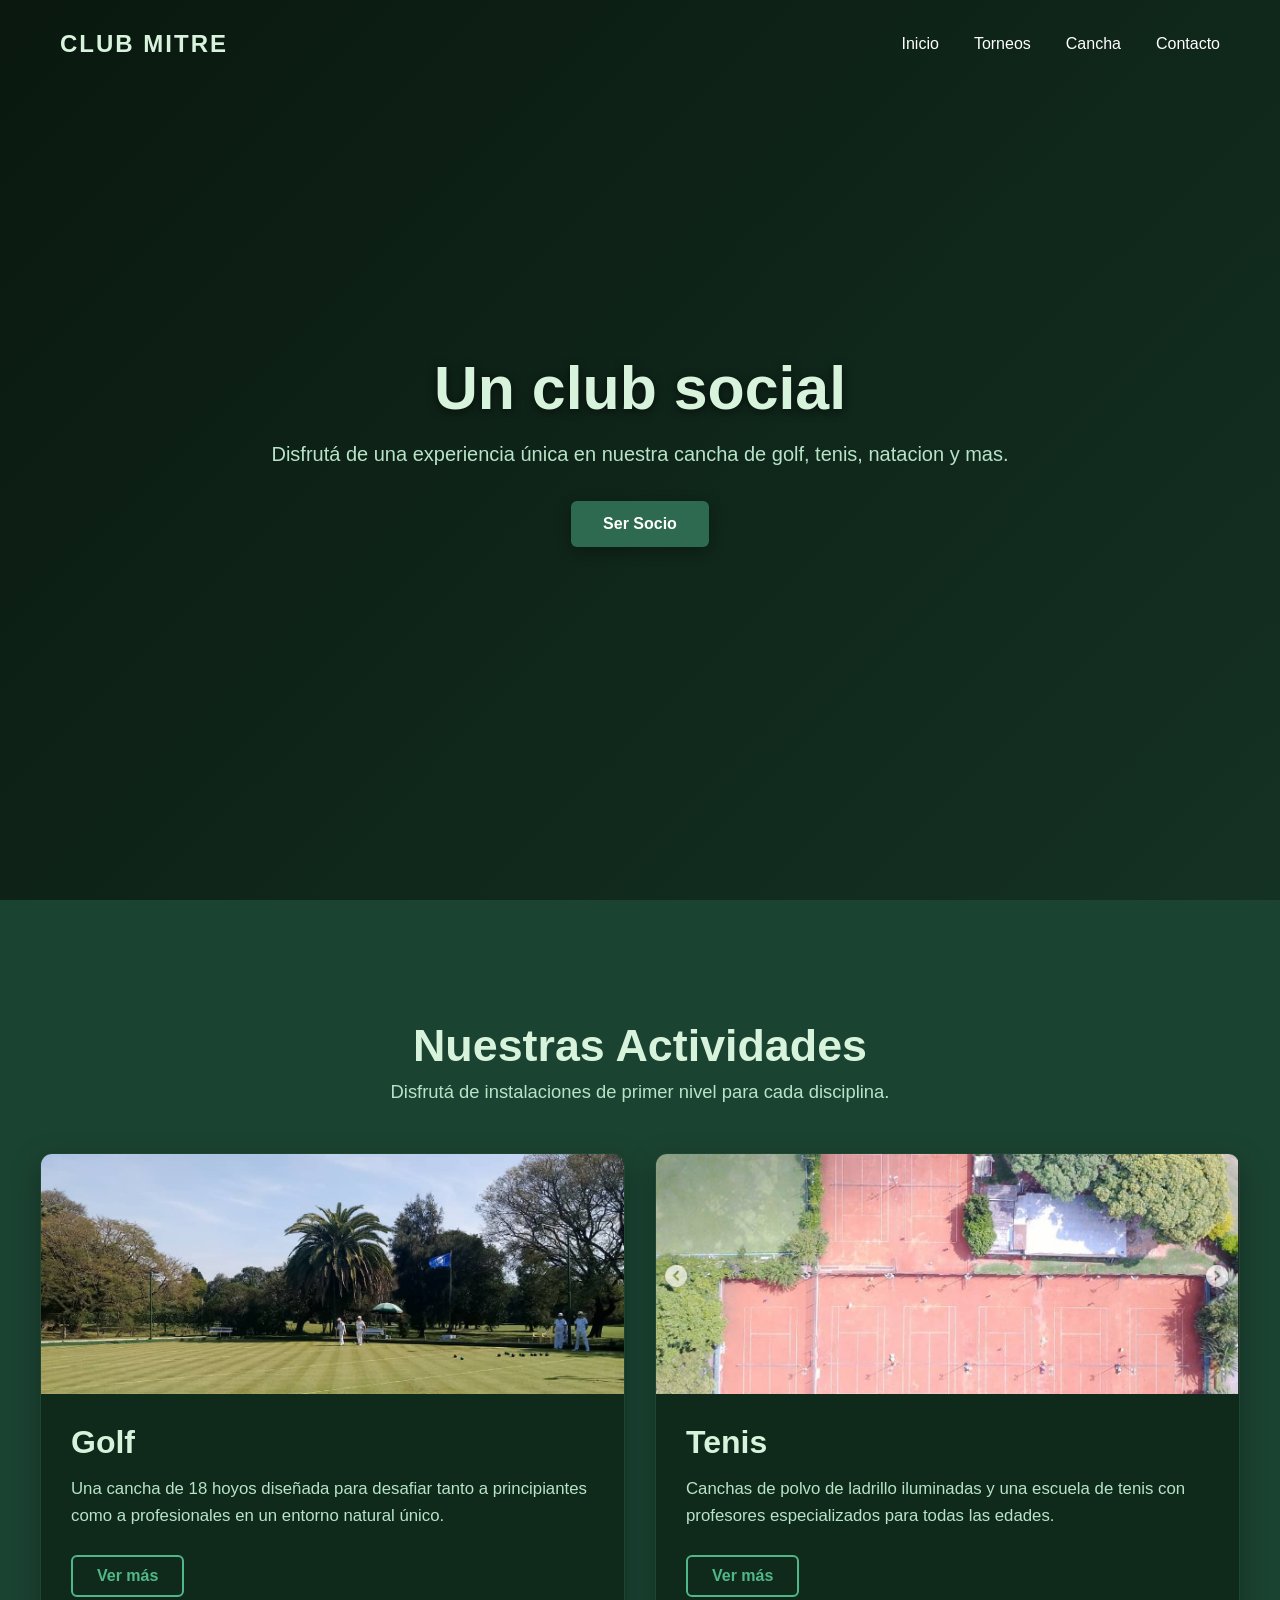
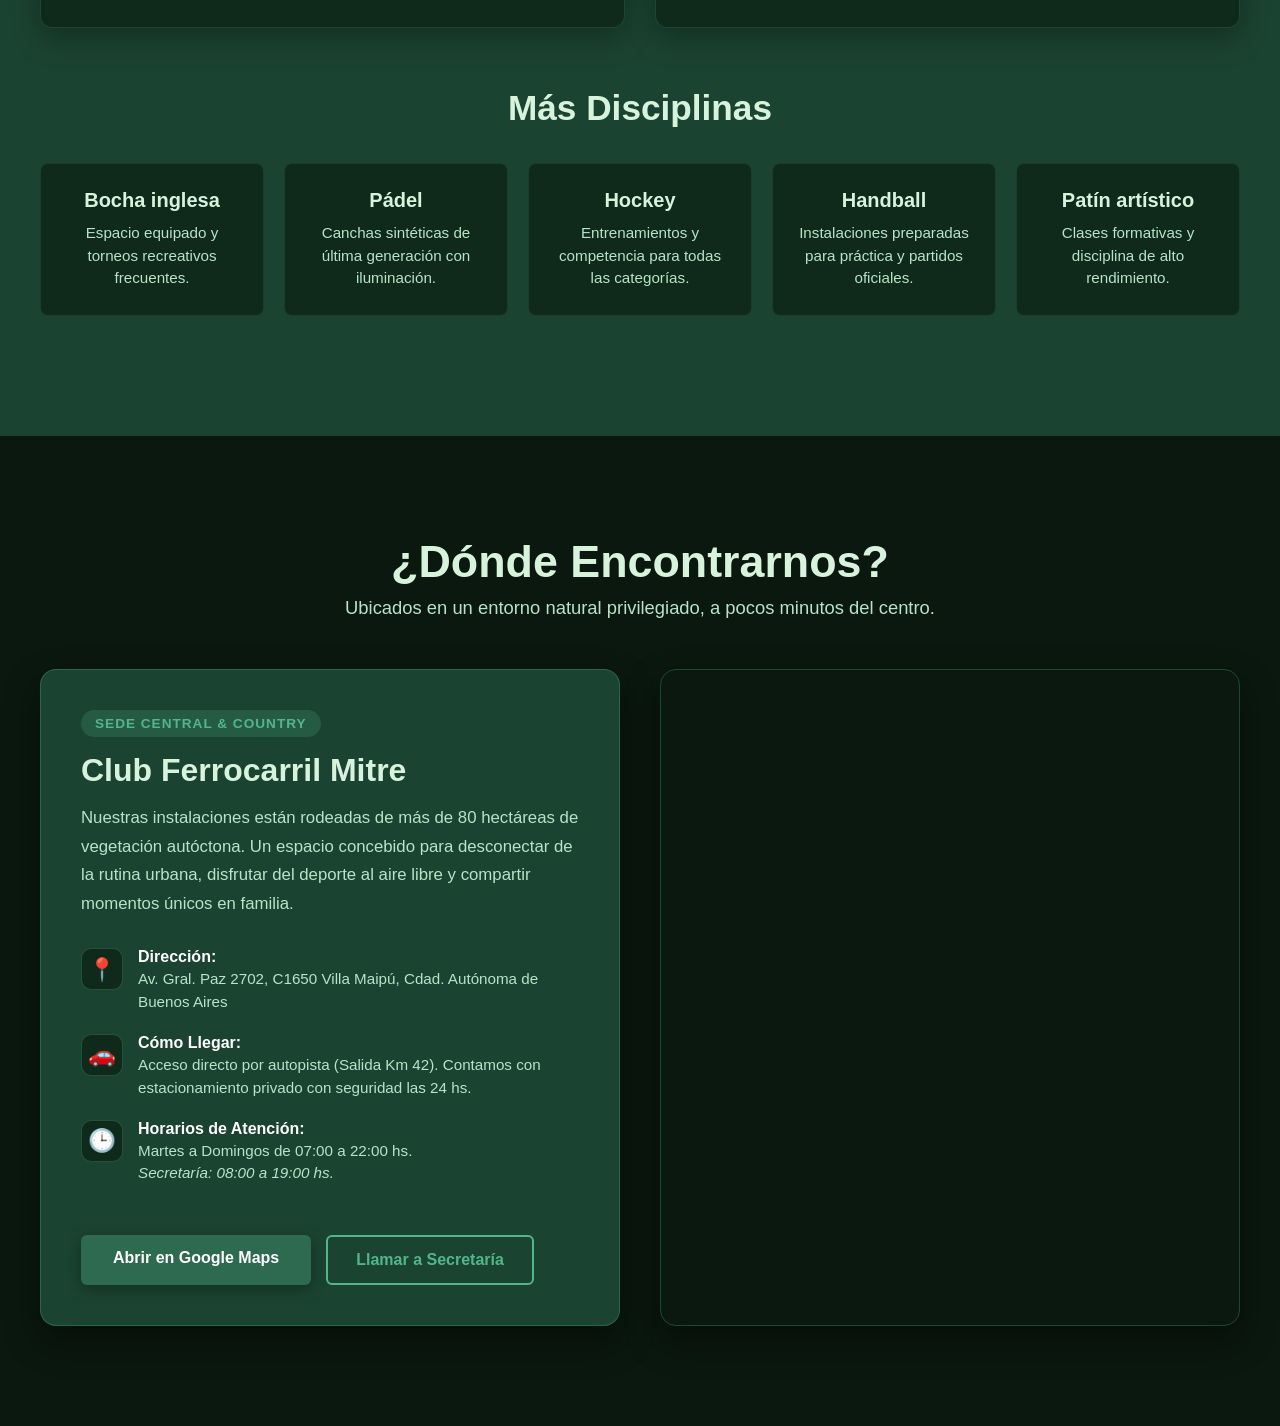
<file: index.html>
<!DOCTYPE html>
<html lang="es">

<head>
    <meta charset="UTF-8">
    <meta name="viewport" content="width=device-width, initial-scale=1.0">
    <title>Club Mitre | Golf & Country</title>
    <link rel="stylesheet" href="style.css">
</head>

<body>

    <header id="main-header" class="header">
        <div class="logo">Club Mitre</div>
        <nav class="nav">
            <a href="#inicio">Inicio</a>
            <a href="#cancha">Torneos</a>
            <a href="#golf">Cancha</a>
            <a href="#contacto">Contacto</a>
        </nav>
    </header>

    <section id="inicio" class="hero">
        <video autoplay muted loop playsinline class="bg-video">
            <source src="videounoCompreso.mp4" type="video/mp4">
            Tu navegador no soporta videos HTML5.
        </video>
        <div class="hero-overlay"></div>
        <div class="hero-content">
            <h1>Un club social</h1>
            <p>Disfrutá de una experiencia única en nuestra cancha de golf, tenis, natacion y mas.</p>
            <a href="#cancha" class="btn-primary">Ser Socio</a>
        </div>
    </section>

   <section id="cancha" class="content-section">
        <div class="container-activities">
            <div class="section-title">
                <h2>Nuestras Actividades</h2>
                <p>Disfrutá de instalaciones de primer nivel para cada disciplina.</p>
            </div>
            
             <div class="primary-activities">
                <div class="activity-card primary">
                    <img src="tenisimg.png" alt="Cancha de Golf Club Mitre">
                    <div class="activity-info">
                        <h3>Golf</h3>
                        <p>Una cancha de 18 hoyos diseñada para desafiar tanto a principiantes como a profesionales en un entorno natural único.</p>
                        <a href="golf.html" class="btn-secondary">Ver más</a>                    
                    </div>
                </div>

                <div class="activity-card primary">
                    <img src="golfimg.png" alt="Canchas de Tenis Club Mitre">
                    <div class="activity-info">
                        <h3>Tenis</h3>
                        <p>Canchas de polvo de ladrillo iluminadas y una escuela de tenis con profesores especializados para todas las edades.</p>
                        <a href="tenis.html" class="btn-secondary">Ver más</a>
                    </div>
                </div>
            </div>

             <h3 class="secondary-title">Más Disciplinas</h3>

             <div class="secondary-activities-grid">
                <div class="activity-card secondary">
                    <h4>Bocha inglesa</h4>
                    <p>Espacio equipado y torneos recreativos frecuentes.</p>
                </div>
                <div class="activity-card secondary">
                    <h4>Pádel</h4>
                    <p>Canchas sintéticas de última generación con iluminación.</p>
                </div>
                <div class="activity-card secondary">
                    <h4>Hockey</h4>
                    <p>Entrenamientos y competencia para todas las categorías.</p>
                </div>
                <div class="activity-card secondary">
                    <h4>Handball</h4>
                    <p>Instalaciones preparadas para práctica y partidos oficiales.</p>
                </div>
                <div class="activity-card secondary">
                    <h4>Patín artístico</h4>
                    <p>Clases formativas y disciplina de alto rendimiento.</p>
                </div>
            </div>
        </div>
        
    </section>

     <section id="contacto" class="location-section">
        <div class="location-container">
            
            <div class="location-header">
                <h2>¿Dónde Encontrarnos?</h2>
                <p>Ubicados en un entorno natural privilegiado, a pocos minutos del centro.</p>
            </div>

            <div class="location-grid">
                
                <div class="location-info">
                    <span class="location-badge">Sede Central & Country</span>
                    <h3>Club Ferrocarril Mitre</h3>
                    <p class="location-description">
                        Nuestras instalaciones están rodeadas de más de 80 hectáreas de vegetación autóctona. Un espacio concebido para desconectar de la rutina urbana, disfrutar del deporte al aire libre y compartir momentos únicos en familia.
                    </p>

                    <ul class="location-details-list">
                        <li>
                            <div class="detail-icon">📍</div>
                            <div>
                                <strong>Dirección:</strong>
                                <p>Av. Gral. Paz 2702, C1650 Villa Maipú, Cdad. Autónoma de Buenos Aires</p>
                            </div>
                        </li>
                        <li>
                            <div class="detail-icon">🚗</div>
                            <div>
                                <strong>Cómo Llegar:</strong>
                                <p>Acceso directo por autopista (Salida Km 42). Contamos con estacionamiento privado con seguridad las 24 hs.</p>
                            </div>
                        </li>
                        <li>
                            <div class="detail-icon">🕒</div>
                            <div>
                                <strong>Horarios de Atención:</strong>
                                <p>Martes a Domingos de 07:00 a 22:00 hs.<br><em>Secretaría: 08:00 a 19:00 hs.</em></p>
                            </div>
                        </li>
                    </ul>

                    <div class="location-actions">
                        <a href="https://maps.google.com" target="_blank" class="btn-primary">Abrir en Google Maps</a>
                        <a href="tel:+541112345678" class="btn-secondary-outline">Llamar a Secretaría</a>
                    </div>
                </div>

                 <div class="location-map">
                    <iframe 
                        src="https://www.google.com/maps/embed?pb=!1m18!1m12!1m3!1d6569.834881441605!2d-58.51573380000001!3d-34.5809555!2m3!1f0!2f0!3f0!3m2!1i1024!2i768!4f13.1!3m3!1m2!1s0x95bcb776e3e18b8f%3A0x21e92b41deb1fc83!2sClub%20Ferrocarril%20Mitre%20(Golf%20y%20Tenis)!5e0!3m2!1ses-419!2sar!4v1791831600647!5m2!1ses-419!2sar" 
                        width="100%" 
                        height="100%" 
                        style="border:0;" 
                        allowfullscreen="" 
                        loading="lazy" 
                        referrerpolicy="no-referrer-when-downgrade">
                    </iframe>
                </div>

            </div>
        </div>
    </section>

    <script>
        window.addEventListener('scroll', function () {
            const header = document.getElementById('main-header');
            if (window.scrollY > 50) {
                header.classList.add('scrolled');
            } else {
                header.classList.remove('scrolled');
            }
        });

        const video = document.querySelector('.bg-video');
        video.addEventListener('loadedmetadata', function () {
            video.currentTime = 10;
        });
    </script>
</body>

</html>
</file>
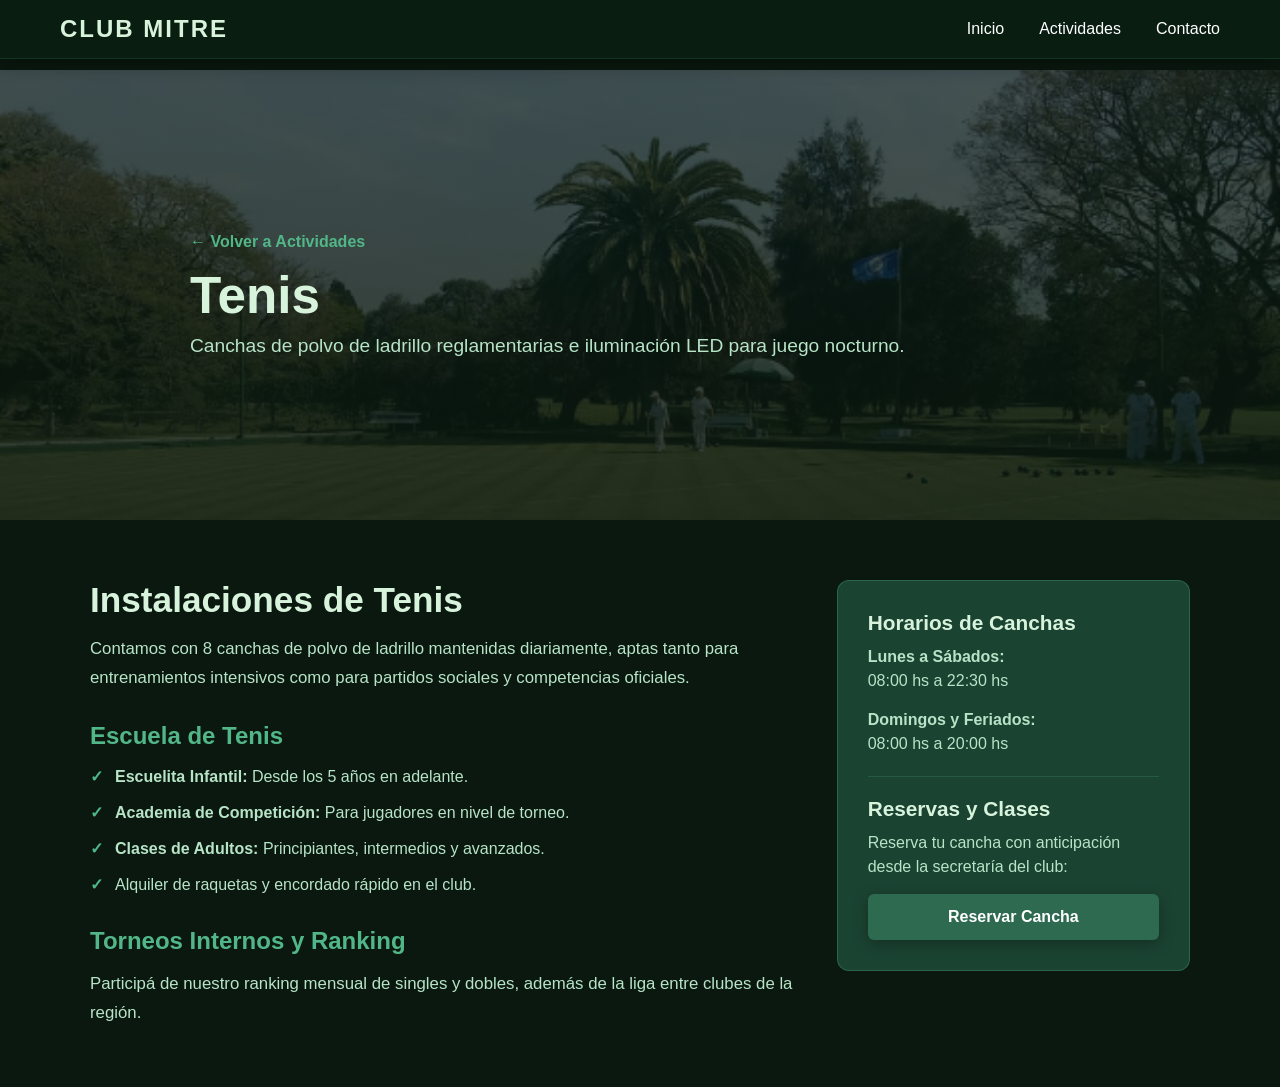
<file: tenis.html>
<!DOCTYPE html>
<html lang="es">

<head>
    <meta charset="UTF-8">
    <meta name="viewport" content="width=device-width, initial-scale=1.0">
    <title>Tenis | Club Mitre</title>
    <link rel="stylesheet" href="style.css">
</head>

<body>

    <header id="main-header" class="header scrolled">
        <div class="logo">Club Mitre</div>
        <nav class="nav">
            <a href="index.html#inicio">Inicio</a>
            <a href="index.html#cancha">Actividades</a>
            <a href="index.html#contacto">Contacto</a>
        </nav>
    </header>

    <section class="detail-hero" style="background-image: linear-gradient(rgba(10, 24, 15, 0.7), rgba(10, 24, 15, 0.85)), url('tenisimg.png');">
        <div class="detail-hero-content">
            <a href="index.html#cancha" class="btn-back">← Volver a Actividades</a>
            <h1>Tenis</h1>
            <p>Canchas de polvo de ladrillo reglamentarias e iluminación LED para juego nocturno.</p>
        </div>
    </section>

  
    <section class="detail-content">
        <div class="detail-container">
            
            <div class="detail-grid">
                <div class="detail-main">
                    <h2>Instalaciones de Tenis</h2>
                    <p>Contamos con 8 canchas de polvo de ladrillo mantenidas diariamente, aptas tanto para entrenamientos intensivos como para partidos sociales y competencias oficiales.</p>
                    
                    <h3>Escuela de Tenis</h3>
                    <ul class="detail-list">
                        <li><strong>Escuelita Infantil:</strong> Desde los 5 años en adelante.</li>
                        <li><strong>Academia de Competición:</strong> Para jugadores en nivel de torneo.</li>
                        <li><strong>Clases de Adultos:</strong> Principiantes, intermedios y avanzados.</li>
                        <li>Alquiler de raquetas y encordado rápido en el club.</li>
                    </ul>

                    <h3>Torneos Internos y Ranking</h3>
                    <p>Participá de nuestro ranking mensual de singles y dobles, además de la liga entre clubes de la región.</p>
                </div>

                <!-- Tarjeta lateral de Horarios y Reservas -->
                <div class="detail-sidebar">
                    <div class="sidebar-card">
                        <h3>Horarios de Canchas</h3>
                        <p><strong>Lunes a Sábados:</strong><br>08:00 hs a 22:30 hs</p>
                        <p><strong>Domingos y Feriados:</strong><br>08:00 hs a 20:00 hs</p>

                        <hr class="divider">

                        <h3>Reservas y Clases</h3>
                        <p>Reserva tu cancha con anticipación desde la secretaría del club:</p>
                        <a href="index.html#contacto" class="btn-primary full-width">Reservar Cancha</a>
                    </div>
                </div>
            </div>

        </div>
    </section>

</body>
</html>
</file>
<file: style.css>
* {
    margin: 0;
    padding: 0;
    box-sizing: border-box;
    font-family: 'Segoe UI', Tahoma, Geneva, Verdana, sans-serif;
}

body {
    background-color: #0a180f;
    color: #ffffff;
    scroll-behavior: smooth;
}

 .header {
    position: fixed;
    top: 0;
    left: 0;
    width: 100%;
    display: flex;
    justify-content: space-between;
    align-items: center;
    padding: 30px 60px;
    z-index: 1000;
    transition: all 0.4s ease;
    background: transparent;
}

 .header.scrolled {
    background: rgba(10, 30, 18, 0.9);
    backdrop-filter: blur(10px);
    padding: 15px 60px;
    box-shadow: 0 4px 20px rgba(0, 0, 0, 0.4);
    border-bottom: 1px solid rgba(45, 106, 79, 0.3);
}

.logo {
    font-size: 1.5rem;
    font-weight: 700;
    letter-spacing: 2px;
    color: #d8f3dc;
    text-transform: uppercase;
}

.nav {
    display: flex;
    gap: 35px;
}

.nav a {
    text-decoration: none;
    color: #ffffff;
    font-weight: 500;
    transition: color 0.3s;
}

.nav a:hover {
    color: #52b788;
}

 .hero {
    position: relative;
    height: 100vh;
    display: flex;
    align-items: center;
    justify-content: center;
    text-align: center;
    overflow: hidden;
}

.bg-video {
    position: absolute;
    top: 50%;
    left: 50%;
    min-width: 100%;
    min-height: 100%;
    width: auto;
    height: auto;
    transform: translate(-50%, -50%);
    z-index: -2;
    object-fit: cover;
}

 .hero-overlay {
    position: absolute;
    top: 0;
    left: 0;
    width: 100%;
    height: 100%;
    background: linear-gradient(135deg, rgba(10, 24, 15, 0.75), rgba(27, 67, 50, 0.6));
    z-index: -1;
}

.hero-content {
    max-width: 800px;
    padding: 0 20px;
    z-index: 1;
}

.hero-content h1 {
    font-size: 3.8rem;
    margin-bottom: 20px;
    color: #d8f3dc;
    text-shadow: 0 2px 10px rgba(0,0,0,0.6);
}

.hero-content p {
    font-size: 1.25rem;
    margin-bottom: 35px;
    color: #b7e4c7;
}

.btn-primary {
    display: inline-block;
    padding: 14px 32px;
    background-color: #2d6a4f;
    color: #ffffff;
    text-decoration: none;
    font-weight: 600;
    border-radius: 6px;
    transition: background 0.3s, transform 0.2s;
    box-shadow: 0 4px 15px rgba(0,0,0,0.3);
}

.btn-primary:hover {
    background-color: #40916c;
    transform: translateY(-2px);
}

 .content-section {
    padding: 120px 40px;
    background-color: #1b4332;
    display: flex;
    justify-content: center;
}

.container-activities {
    max-width: 1200px;
    width: 100%;
}

.section-title {
    text-align: center;
    margin-bottom: 50px;
}

.section-title h2 {
    font-size: 2.8rem;
    color: #d8f3dc;
    margin-bottom: 10px;
}

.section-title p {
    color: #b7e4c7;
    font-size: 1.15rem;
}

/* Grilla de Actividades Principales */
.primary-activities {
    display: grid;
    grid-template-columns: repeat(auto-fit, minmax(380px, 1fr));
    gap: 30px;
    margin-bottom: 60px;
}

.activity-card.primary {
    background: #0f2a1b;
    border-radius: 12px;
    overflow: hidden;
    box-shadow: 0 10px 30px rgba(0, 0, 0, 0.3);
    border: 1px solid rgba(82, 183, 136, 0.2);
    transition: transform 0.3s ease, box-shadow 0.3s ease;
    display: flex;
    flex-direction: column;
}

.activity-card.primary:hover {
    transform: translateY(-6px);
    box-shadow: 0 15px 40px rgba(0, 0, 0, 0.4);
    border-color: rgba(82, 183, 136, 0.5);
}

.activity-card.primary img {
    width: 100%;
    height: 240px;
    object-fit: cover;
}

.activity-info {
    padding: 30px;
    display: flex;
    flex-direction: column;
    flex-grow: 1;
    justify-content: space-between;
}

.activity-card.primary h3 {
    font-size: 2rem;
    color: #d8f3dc;
    margin-bottom: 15px;
}

.activity-card.primary p {
    color: #b7e4c7;
    font-size: 1.05rem;
    line-height: 1.6;
    margin-bottom: 25px;
}

.btn-secondary {
    display: inline-block;
    padding: 10px 24px;
    background-color: transparent;
    color: #52b788;
    border: 2px solid #52b788;
    text-decoration: none;
    font-weight: 600;
    border-radius: 6px;
    transition: all 0.3s ease;
    align-self: flex-start;
}

.btn-secondary:hover {
    background-color: #52b788;
    color: #ffffff;
    transform: translateY(-2px);
}

/* Título de Secundarias */
.secondary-title {
    text-align: center;
    font-size: 2.2rem;
    color: #d8f3dc;
    margin-bottom: 35px;
}

/* Grilla de Actividades Secundarias */
.secondary-activities-grid {
    display: grid;
    grid-template-columns: repeat(auto-fit, minmax(210px, 1fr));
    gap: 20px;
}

.activity-card.secondary {
    background: #0f2a1b;
    padding: 25px 20px;
    border-radius: 8px;
    border: 1px solid rgba(82, 183, 136, 0.15);
    transition: all 0.3s ease;
    text-align: center;
}

.activity-card.secondary:hover {
    transform: translateY(-4px);
    background: #143623;
    border-color: rgba(82, 183, 136, 0.4);
}

.activity-card.secondary h4 {
    font-size: 1.25rem;
    color: #d8f3dc;
    margin-bottom: 10px;
}

.activity-card.secondary p {
    color: #b7e4c7;
    font-size: 0.95rem;
    line-height: 1.5;
    margin: 0;
}

/* Estilos para Páginas de Detalle (Golf y Tenis) */
.detail-hero {
    height: 50vh;
    min-height: 350px;
    background-size: cover;
    background-position: center;
    display: flex;
    align-items: center;
    justify-content: center;
    padding: 0 20px;
    margin-top: 70px;
    position: relative;
}

.detail-hero-content {
    max-width: 900px;
    width: 100%;
    text-align: left;
}

.btn-back {
    display: inline-block;
    color: #52b788;
    text-decoration: none;
    font-weight: 600;
    margin-bottom: 15px;
    transition: color 0.3s;
}

.btn-back:hover {
    color: #d8f3dc;
}

.detail-hero-content h1 {
    font-size: 3.2rem;
    color: #d8f3dc;
    margin-bottom: 10px;
}

.detail-hero-content p {
    font-size: 1.2rem;
    color: #b7e4c7;
}

.detail-content {
    padding: 60px 20px;
    background-color: #0a180f;
}

.detail-container {
    max-width: 1100px;
    margin: 0 auto;
}

.detail-grid {
    display: grid;
    grid-template-columns: 2fr 1fr;
    gap: 40px;
}

@media (max-width: 850px) {
    .detail-grid {
        grid-template-columns: 1fr;
    }
    .logo {
    display: none;
}
}

.detail-main h2 {
    font-size: 2.2rem;
    color: #d8f3dc;
    margin-bottom: 15px;
}

.detail-main h3 {
    font-size: 1.5rem;
    color: #52b788;
    margin: 30px 0 15px;
}

.detail-main p {
    color: #b7e4c7;
    line-height: 1.7;
    font-size: 1.05rem;
}

.detail-list {
    list-style: none;
    padding: 0;
}

.detail-list li {
    position: relative;
    padding-left: 25px;
    margin-bottom: 12px;
    color: #b7e4c7;
    line-height: 1.5;
}

.detail-list li::before {
    content: "✓";
    position: absolute;
    left: 0;
    color: #52b788;
    font-weight: bold;
}

/* Sidebar y tarjeta de horario */
.sidebar-card {
    background: #1b4332;
    padding: 30px;
    border-radius: 12px;
    border: 1px solid rgba(82, 183, 136, 0.3);
    position: sticky;
    top: 100px;
}

.sidebar-card h3 {
    color: #d8f3dc;
    font-size: 1.3rem;
    margin-bottom: 10px;
}

.sidebar-card p {
    color: #b7e4c7;
    font-size: 1rem;
    line-height: 1.5;
    margin-bottom: 15px;
}

.divider {
    border: 0;
    height: 1px;
    background: rgba(82, 183, 136, 0.2);
    margin: 20px 0;
}

.full-width {
    display: block;
    text-align: center;
    width: 100%;
}

/* ==========================================
   HOYOS DESTACADOS UNIFORMES (ALTA JERARQUÍA)
   ========================================== */
.holes-section {
    padding: 80px 20px;
    background-color: #0a180f;
}

.holes-container {
    max-width: 900px;
    margin: 0 auto;
}

.timeline-vertical {
    position: relative;
    padding-left: 35px;
}

/* Línea conectora neón */
.timeline-vertical::before {
    content: '';
    position: absolute;
    top: 25px;
    bottom: 25px;
    left: 26px;
    width: 3px;
    background: linear-gradient(180deg, #52b788, #1b4332, #52b788);
    border-radius: 2px;
}

.hole-card-vertical.featured {
    position: relative;
    display: flex;
    align-items: flex-start;
    gap: 25px;
    margin-bottom: 55px;
}

/* Indicador circular resaltado */
.hole-card-vertical.featured .hole-marker {
    width: 56px;
    height: 56px;
    background: #52b788;
    color: #0a180f;
    border: 3px solid #d8f3dc;
    border-radius: 50%;
    display: flex;
    align-items: center;
    justify-content: center;
    font-weight: 800;
    font-size: 1.25rem;
    z-index: 2;
    flex-shrink: 0;
    box-shadow: 0 0 20px rgba(82, 183, 136, 0.6);
}

/* Tarjeta Full Width Apilada */
.hole-card-vertical.featured .hole-content {
    background: linear-gradient(145deg, #1b4332 0%, #0f2a1b 100%);
    border-radius: 14px;
    border: 2px solid rgba(82, 183, 136, 0.4);
    overflow: hidden;
    flex-grow: 1;
    display: grid;
    grid-template-columns: 1fr;
    box-shadow: 0 15px 35px rgba(0, 0, 0, 0.45);
    transition: all 0.4s cubic-bezier(0.165, 0.84, 0.44, 1);
}

.hole-card-vertical.featured:hover .hole-content {
    transform: translateY(-5px) translateX(6px);
    border-color: #52b788;
    box-shadow: 0 20px 45px rgba(0, 0, 0, 0.6);
}

/* Imagen Panorámica con Zoom */
.hole-card-vertical.featured .hole-img-wrapper {
    position: relative;
    height: 280px;
    overflow: hidden;
}

.hole-card-vertical.featured .hole-img-wrapper img {
    width: 100%;
    height: 100%;
    object-fit: cover;
    display: block;
    filter: brightness(0.9) contrast(1.05);
    transition: transform 0.6s cubic-bezier(0.165, 0.84, 0.44, 1), filter 0.6s ease;
}

.hole-card-vertical.featured:hover .hole-img-wrapper img {
    transform: scale(1.08);
    filter: brightness(1.05) contrast(1.1);
}

/* Badge Flotante Destacado */
.hole-badge.featured-badge {
    position: absolute;
    bottom: 15px;
    left: 15px;
    background: rgba(45, 106, 79, 0.95);
    backdrop-filter: blur(6px);
    color: #ffffff;
    padding: 8px 18px;
    font-size: 0.9rem;
    font-weight: 700;
    border-radius: 6px;
    border: 1px solid #52b788;
    box-shadow: 0 4px 12px rgba(0,0,0,0.3);
}

.hole-card-vertical.featured .hole-details {
    padding: 30px;
}

.hole-card-vertical.featured .hole-details h3 {
    font-size: 1.7rem;
    color: #ffffff;
    margin-bottom: 12px;
}

.hole-card-vertical.featured .hole-details p {
    color: #b7e4c7;
    font-size: 1.05rem;
    line-height: 1.65;
    margin: 0;
}

/* Ajustes Responsivos */
@media (max-width: 768px) {
    .timeline-vertical {
        padding-left: 0;
    }

    .timeline-vertical::before {
        display: none;
    }

    .hole-card-vertical.featured {
        flex-direction: column;
        gap: 15px;
    }

    .hole-card-vertical.featured .hole-img-wrapper {
        height: 220px;
    }
}

/* ==========================================
   SECCIÓN DE UBICACIÓN & MAPA
   ========================================== */
.location-section {
    padding: 100px 20px;
    background-color: #0a180f;
    display: flex;
    justify-content: center;
}

.location-container {
    max-width: 1200px;
    width: 100%;
}

.location-header {
    text-align: center;
    margin-bottom: 50px;
}

.location-header h2 {
    font-size: 2.8rem;
    color: #d8f3dc;
    margin-bottom: 10px;
}

.location-header p {
    color: #b7e4c7;
    font-size: 1.15rem;
}

/* Grilla del Panel + Mapa */
.location-grid {
    display: grid;
    grid-template-columns: 1fr 1fr;
    gap: 40px;
    align-items: stretch;
}

/* Panel Informativo */
.location-info {
    background: #1b4332;
    padding: 40px;
    border-radius: 16px;
    border: 1px solid rgba(82, 183, 136, 0.3);
    box-shadow: 0 15px 35px rgba(0, 0, 0, 0.4);
    display: flex;
    flex-direction: column;
    justify-content: space-between;
}

.location-badge {
    display: inline-block;
    background: rgba(82, 183, 136, 0.2);
    color: #52b788;
    padding: 6px 14px;
    border-radius: 20px;
    font-size: 0.85rem;
    font-weight: 700;
    text-transform: uppercase;
    letter-spacing: 1px;
    margin-bottom: 15px;
    align-self: flex-start;
}

.location-info h3 {
    font-size: 2rem;
    color: #d8f3dc;
    margin-bottom: 15px;
}

.location-description {
    color: #b7e4c7;
    line-height: 1.7;
    font-size: 1.05rem;
    margin-bottom: 30px;
}

/* Lista de Detalles */
.location-details-list {
    list-style: none;
    padding: 0;
    margin-bottom: 30px;
}

.location-details-list li {
    display: flex;
    gap: 15px;
    margin-bottom: 20px;
    align-items: flex-start;
}

.detail-icon {
    font-size: 1.4rem;
    background: #0f2a1b;
    width: 42px;
    height: 42px;
    border-radius: 10px;
    display: flex;
    align-items: center;
    justify-content: center;
    flex-shrink: 0;
    border: 1px solid rgba(82, 183, 136, 0.3);
}

.location-details-list strong {
    color: #ffffff;
    font-size: 1rem;
    display: block;
    margin-bottom: 2px;
}

.location-details-list p {
    color: #b7e4c7;
    font-size: 0.95rem;
    line-height: 1.5;
    margin: 0;
}

/* Botones de Acción */
.location-actions {
    display: flex;
    gap: 15px;
    flex-wrap: wrap;
}

.btn-secondary-outline {
    display: inline-block;
    padding: 14px 28px;
    background-color: transparent;
    color: #52b788;
    border: 2px solid #52b788;
    text-decoration: none;
    font-weight: 600;
    border-radius: 6px;
    transition: all 0.3s ease;
}

.btn-secondary-outline:hover {
    background-color: #52b788;
    color: #ffffff;
}

/* Contenedor del Mapa */
.location-map {
    border-radius: 16px;
    overflow: hidden;
    min-height: 450px;
    border: 1px solid rgba(82, 183, 136, 0.3);
    box-shadow: 0 15px 35px rgba(0, 0, 0, 0.4);
}

.location-map iframe {
    width: 100%;
    height: 100%;
    filter: contrast(1.05) saturate(1.1); /* Realce suave de colores */
}

/* Responsive para Pantallas Pequeñas */
@media (max-width: 900px) {
    .location-grid {
        grid-template-columns: 1fr;
    }

    .location-map {
        height: 350px;
        min-height: auto;
    }
}
</file>
